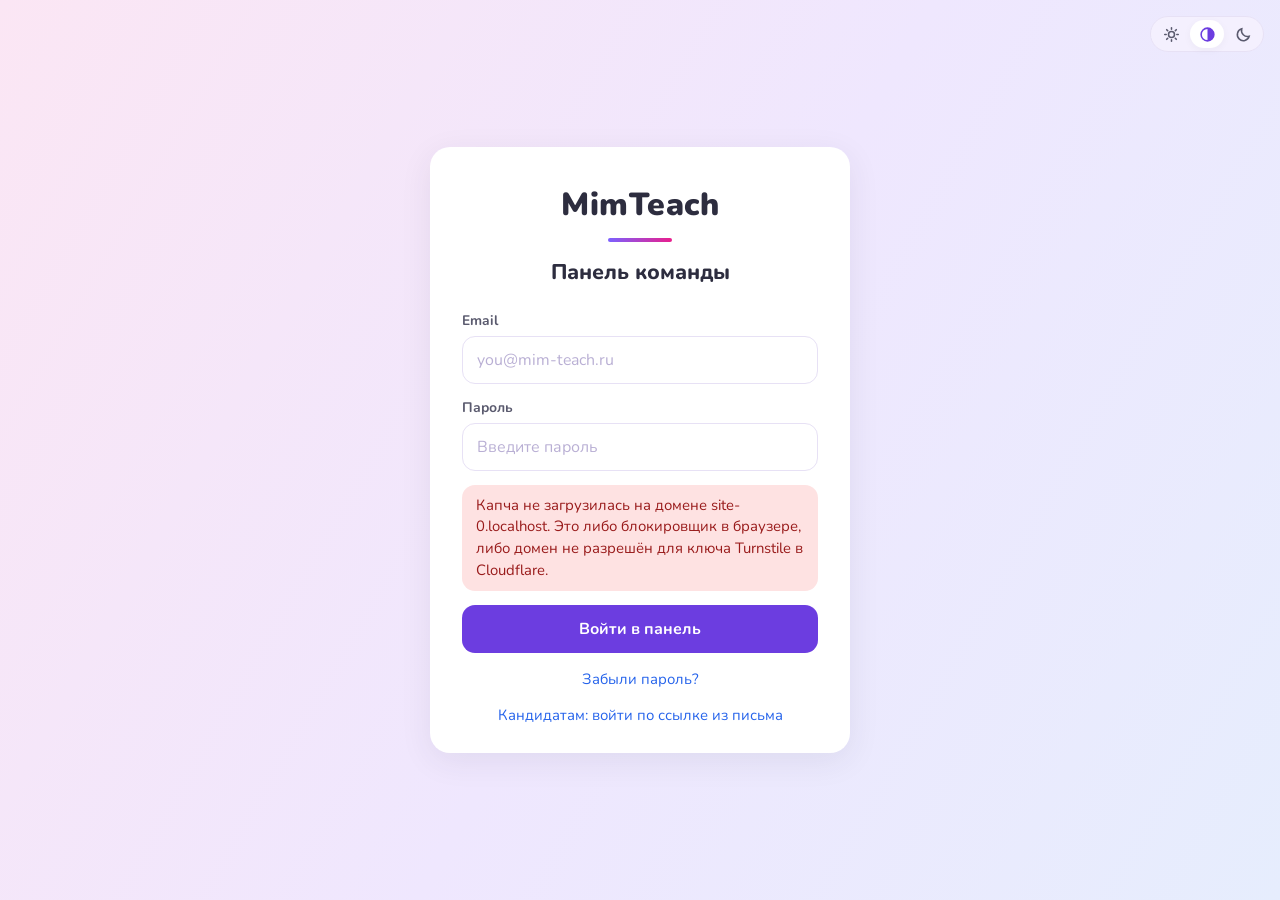
<file: index.html>
<!doctype html>
<html lang="ru">
  <head>
    <meta charset="UTF-8" />
    <meta name="viewport" content="width=device-width, initial-scale=1.0" />
    <!-- 14.10.2026: значок вкладки — синяя «W», как в legacy (index.html:7);
         при переносе его не было, и у вкладки был пустой лист -->
    <link rel="icon" type="image/svg+xml" href="data:image/svg+xml,%3Csvg xmlns='http://www.w3.org/2000/svg' viewBox='0 0 100 100'%3E%3Crect width='100' height='100' rx='22' fill='%232563EB'/%3E%3Ctext x='50' y='72' font-family='Arial,Helvetica,sans-serif' font-size='62' font-weight='bold' fill='white' text-anchor='middle'%3EM%3C/text%3E%3C/svg%3E">
    <title>MimTeach</title>

    <!--
      Тема применяется ДО первой отрисовки и до загрузки бандла. Иначе
      человек с тёмной темой видит вспышку белого на каждой загрузке
      страницы, и никакой React это исправить уже не может: к моменту его
      запуска светлый кадр уже показан.

      Скрипт намеренно синхронный, крошечный и без зависимостей.
      Ключ хранилища продублирован строкой, а не импортирован из
      theme.ts — импорт означал бы модуль, а модуль отложил бы исполнение
      до конца парсинга документа, то есть вернул бы ту же вспышку.
      При расхождении источник истины — THEME_STORAGE_KEY в src/theme/theme.ts.
    -->
    <script>
      try {
        var m = window.localStorage.getItem('wowspeak:theme');
        if (m === 'light' || m === 'dark' || m === 'cute') document.documentElement.setAttribute('data-theme', m);
      } catch (e) {
        /* приватное окно или заблокированные данные сайта — остаёмся на системной теме */
      }
    </script>

    <!-- Шрифты Nunito и Fredoka One — из сборки (src/styles/fonts.ts), не с Google Fonts:
         27.10.2026, проверка персональных данных (адрес посетителя не уходит в Google). -->
    <script type="module" crossorigin src="/assets/index-BrpPTvvb.js"></script>
    <link rel="stylesheet" crossorigin href="/assets/index-Bu8ofF32.css">
  <script defer src="/karty/schedule-link.js"></script>
  </head>
  <body>
    <div id="root"></div>

  </body>
</html>
</file>
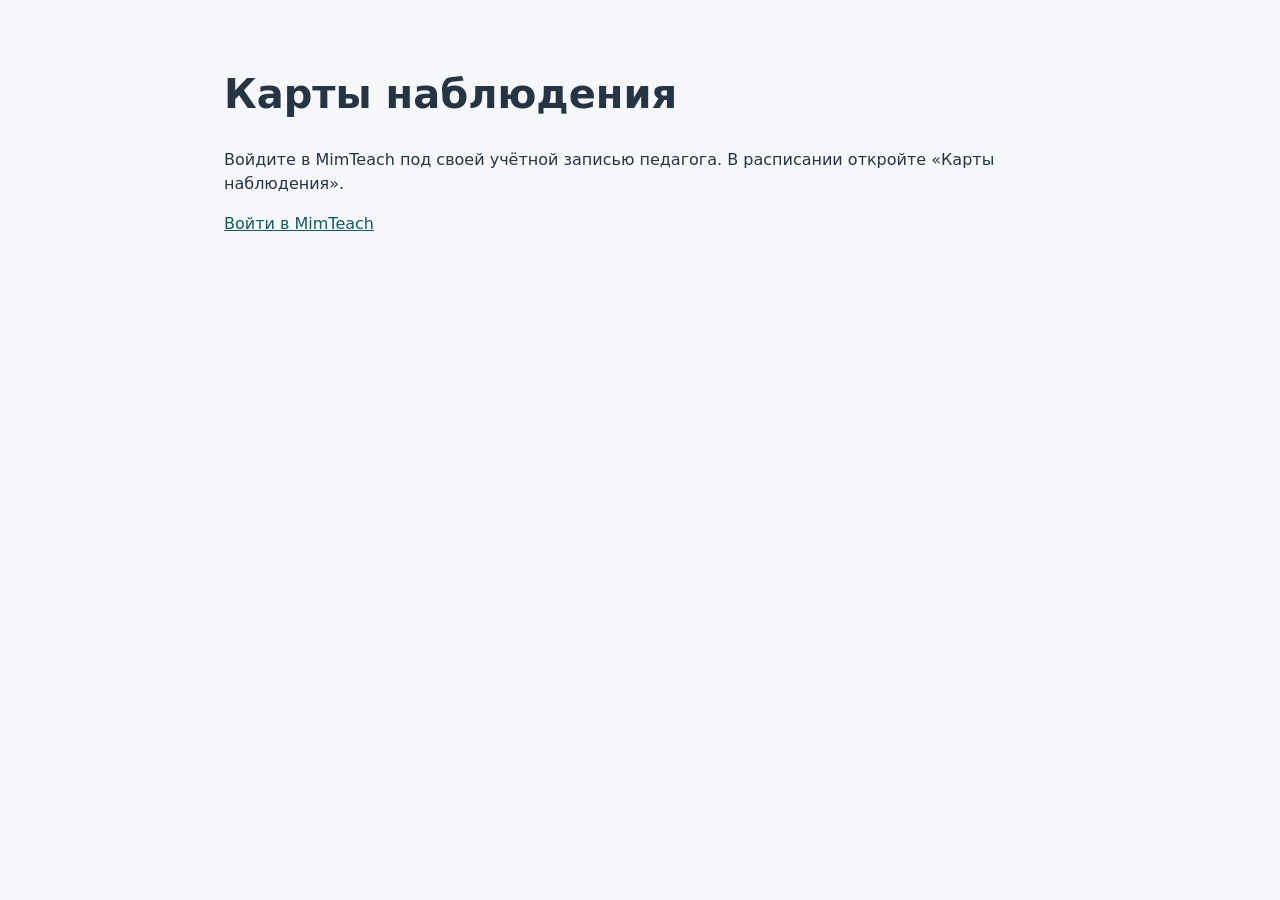
<file: karty/index.html>
<!doctype html>
<html lang="ru"><head><meta charset="utf-8"><meta name="viewport" content="width=device-width,initial-scale=1"><title>Карты наблюдения · MimTeach</title>  <script type="module" crossorigin src="/karty/assets/index-DxW7MWa4.js"></script>
  <link rel="stylesheet" crossorigin href="/karty/assets/index-DOr3wGGO.css">
</head>
<body><main id="cards"><h1>Карты наблюдения</h1><p>Загружаем кабинет педагога…</p></main></body></html>
</file>
<file: assets/index-Bu8ofF32.css>
@font-face{font-family:Nunito;font-style:normal;font-display:swap;font-weight:400;src:url(/assets/nunito-cyrillic-ext-400-normal-CuPM9foi.woff2) format("woff2"),url(/assets/nunito-cyrillic-ext-400-normal-xaE7D4Sw.woff) format("woff");unicode-range:U+0460-052F,U+1C80-1C8A,U+20B4,U+2DE0-2DFF,U+A640-A69F,U+FE2E-FE2F}@font-face{font-family:Nunito;font-style:normal;font-display:swap;font-weight:400;src:url(/assets/nunito-cyrillic-400-normal-xAOo5cBP.woff2) format("woff2"),url(/assets/nunito-cyrillic-400-normal-D1j0u8EH.woff) format("woff");unicode-range:U+0301,U+0400-045F,U+0490-0491,U+04B0-04B1,U+2116}@font-face{font-family:Nunito;font-style:normal;font-display:swap;font-weight:400;src:url(/assets/nunito-vietnamese-400-normal-BHkVbP3T.woff2) format("woff2"),url(/assets/nunito-vietnamese-400-normal-DtOtW02z.woff) format("woff");unicode-range:U+0102-0103,U+0110-0111,U+0128-0129,U+0168-0169,U+01A0-01A1,U+01AF-01B0,U+0300-0301,U+0303-0304,U+0308-0309,U+0323,U+0329,U+1EA0-1EF9,U+20AB}@font-face{font-family:Nunito;font-style:normal;font-display:swap;font-weight:400;src:url(/assets/nunito-latin-ext-400-normal-i-8OOpdj.woff2) format("woff2"),url(/assets/nunito-latin-ext-400-normal-CjMJVfGn.woff) format("woff");unicode-range:U+0100-02BA,U+02BD-02C5,U+02C7-02CC,U+02CE-02D7,U+02DD-02FF,U+0304,U+0308,U+0329,U+1D00-1DBF,U+1E00-1E9F,U+1EF2-1EFF,U+2020,U+20A0-20AB,U+20AD-20C0,U+2113,U+2C60-2C7F,U+A720-A7FF}@font-face{font-family:Nunito;font-style:normal;font-display:swap;font-weight:400;src:url(/assets/nunito-latin-400-normal-r8SDr6Up.woff2) format("woff2"),url(/assets/nunito-latin-400-normal-DKg4f3fz.woff) format("woff");unicode-range:U+0000-00FF,U+0131,U+0152-0153,U+02BB-02BC,U+02C6,U+02DA,U+02DC,U+0304,U+0308,U+0329,U+2000-206F,U+20AC,U+2122,U+2191,U+2193,U+2212,U+2215,U+FEFF,U+FFFD}@font-face{font-family:Nunito;font-style:normal;font-display:swap;font-weight:600;src:url(/assets/nunito-cyrillic-ext-600-normal-CWPPjBOD.woff2) format("woff2"),url(/assets/nunito-cyrillic-ext-600-normal-vnfu4DTE.woff) format("woff");unicode-range:U+0460-052F,U+1C80-1C8A,U+20B4,U+2DE0-2DFF,U+A640-A69F,U+FE2E-FE2F}@font-face{font-family:Nunito;font-style:normal;font-display:swap;font-weight:600;src:url(/assets/nunito-cyrillic-600-normal-DJGQ2h05.woff2) format("woff2"),url(/assets/nunito-cyrillic-600-normal-BUjmtIuu.woff) format("woff");unicode-range:U+0301,U+0400-045F,U+0490-0491,U+04B0-04B1,U+2116}@font-face{font-family:Nunito;font-style:normal;font-display:swap;font-weight:600;src:url(/assets/nunito-vietnamese-600-normal-BY8O6Cug.woff2) format("woff2"),url(/assets/nunito-vietnamese-600-normal-DO1RqFw5.woff) format("woff");unicode-range:U+0102-0103,U+0110-0111,U+0128-0129,U+0168-0169,U+01A0-01A1,U+01AF-01B0,U+0300-0301,U+0303-0304,U+0308-0309,U+0323,U+0329,U+1EA0-1EF9,U+20AB}@font-face{font-family:Nunito;font-style:normal;font-display:swap;font-weight:600;src:url(/assets/nunito-latin-ext-600-normal-Dd9Zuxh1.woff2) format("woff2"),url(/assets/nunito-latin-ext-600-normal-BKUpuB78.woff) format("woff");unicode-range:U+0100-02BA,U+02BD-02C5,U+02C7-02CC,U+02CE-02D7,U+02DD-02FF,U+0304,U+0308,U+0329,U+1D00-1DBF,U+1E00-1E9F,U+1EF2-1EFF,U+2020,U+20A0-20AB,U+20AD-20C0,U+2113,U+2C60-2C7F,U+A720-A7FF}@font-face{font-family:Nunito;font-style:normal;font-display:swap;font-weight:600;src:url(/assets/nunito-latin-600-normal-Br8yIETf.woff2) format("woff2"),url(/assets/nunito-latin-600-normal-Cd0eNu1l.woff) format("woff");unicode-range:U+0000-00FF,U+0131,U+0152-0153,U+02BB-02BC,U+02C6,U+02DA,U+02DC,U+0304,U+0308,U+0329,U+2000-206F,U+20AC,U+2122,U+2191,U+2193,U+2212,U+2215,U+FEFF,U+FFFD}@font-face{font-family:Nunito;font-style:normal;font-display:swap;font-weight:700;src:url(/assets/nunito-cyrillic-ext-700-normal-BuR0mlCG.woff2) format("woff2"),url(/assets/nunito-cyrillic-ext-700-normal-DfoqN4Gs.woff) format("woff");unicode-range:U+0460-052F,U+1C80-1C8A,U+20B4,U+2DE0-2DFF,U+A640-A69F,U+FE2E-FE2F}@font-face{font-family:Nunito;font-style:normal;font-display:swap;font-weight:700;src:url(/assets/nunito-cyrillic-700-normal-DP36NgGt.woff2) format("woff2"),url(/assets/nunito-cyrillic-700-normal-DfHRUDv-.woff) format("woff");unicode-range:U+0301,U+0400-045F,U+0490-0491,U+04B0-04B1,U+2116}@font-face{font-family:Nunito;font-style:normal;font-display:swap;font-weight:700;src:url(/assets/nunito-vietnamese-700-normal-Ch8EUCfz.woff2) format("woff2"),url(/assets/nunito-vietnamese-700-normal-C9SQsXvj.woff) format("woff");unicode-range:U+0102-0103,U+0110-0111,U+0128-0129,U+0168-0169,U+01A0-01A1,U+01AF-01B0,U+0300-0301,U+0303-0304,U+0308-0309,U+0323,U+0329,U+1EA0-1EF9,U+20AB}@font-face{font-family:Nunito;font-style:normal;font-display:swap;font-weight:700;src:url(/assets/nunito-latin-ext-700-normal-BWeMsAzO.woff2) format("woff2"),url(/assets/nunito-latin-ext-700-normal-D4woHhbd.woff) format("woff");unicode-range:U+0100-02BA,U+02BD-02C5,U+02C7-02CC,U+02CE-02D7,U+02DD-02FF,U+0304,U+0308,U+0329,U+1D00-1DBF,U+1E00-1E9F,U+1EF2-1EFF,U+2020,U+20A0-20AB,U+20AD-20C0,U+2113,U+2C60-2C7F,U+A720-A7FF}@font-face{font-family:Nunito;font-style:normal;font-display:swap;font-weight:700;src:url(/assets/nunito-latin-700-normal-Dort48En.woff2) format("woff2"),url(/assets/nunito-latin-700-normal-OcDqTBcA.woff) format("woff");unicode-range:U+0000-00FF,U+0131,U+0152-0153,U+02BB-02BC,U+02C6,U+02DA,U+02DC,U+0304,U+0308,U+0329,U+2000-206F,U+20AC,U+2122,U+2191,U+2193,U+2212,U+2215,U+FEFF,U+FFFD}@font-face{font-family:Nunito;font-style:normal;font-display:swap;font-weight:800;src:url(/assets/nunito-cyrillic-ext-800-normal-B-cvGohL.woff2) format("woff2"),url(/assets/nunito-cyrillic-ext-800-normal-pjRatrRO.woff) format("woff");unicode-range:U+0460-052F,U+1C80-1C8A,U+20B4,U+2DE0-2DFF,U+A640-A69F,U+FE2E-FE2F}@font-face{font-family:Nunito;font-style:normal;font-display:swap;font-weight:800;src:url(/assets/nunito-cyrillic-800-normal-D3igD7Kl.woff2) format("woff2"),url(/assets/nunito-cyrillic-800-normal-DymMgApb.woff) format("woff");unicode-range:U+0301,U+0400-045F,U+0490-0491,U+04B0-04B1,U+2116}@font-face{font-family:Nunito;font-style:normal;font-display:swap;font-weight:800;src:url(/assets/nunito-vietnamese-800-normal-D_CZYdm9.woff2) format("woff2"),url(/assets/nunito-vietnamese-800-normal-Dz0hZPb5.woff) format("woff");unicode-range:U+0102-0103,U+0110-0111,U+0128-0129,U+0168-0169,U+01A0-01A1,U+01AF-01B0,U+0300-0301,U+0303-0304,U+0308-0309,U+0323,U+0329,U+1EA0-1EF9,U+20AB}@font-face{font-family:Nunito;font-style:normal;font-display:swap;font-weight:800;src:url(/assets/nunito-latin-ext-800-normal-CtU8tJOV.woff2) format("woff2"),url(/assets/nunito-latin-ext-800-normal-CDcxIxx8.woff) format("woff");unicode-range:U+0100-02BA,U+02BD-02C5,U+02C7-02CC,U+02CE-02D7,U+02DD-02FF,U+0304,U+0308,U+0329,U+1D00-1DBF,U+1E00-1E9F,U+1EF2-1EFF,U+2020,U+20A0-20AB,U+20AD-20C0,U+2113,U+2C60-2C7F,U+A720-A7FF}@font-face{font-family:Nunito;font-style:normal;font-display:swap;font-weight:800;src:url(/assets/nunito-latin-800-normal-Dz8SOQK_.woff2) format("woff2"),url(/assets/nunito-latin-800-normal-D-J0wlBY.woff) format("woff");unicode-range:U+0000-00FF,U+0131,U+0152-0153,U+02BB-02BC,U+02C6,U+02DA,U+02DC,U+0304,U+0308,U+0329,U+2000-206F,U+20AC,U+2122,U+2191,U+2193,U+2212,U+2215,U+FEFF,U+FFFD}@font-face{font-family:Nunito;font-style:normal;font-display:swap;font-weight:900;src:url(/assets/nunito-cyrillic-ext-900-normal-BLeVovcl.woff2) format("woff2"),url(/assets/nunito-cyrillic-ext-900-normal-DKFql_-q.woff) format("woff");unicode-range:U+0460-052F,U+1C80-1C8A,U+20B4,U+2DE0-2DFF,U+A640-A69F,U+FE2E-FE2F}@font-face{font-family:Nunito;font-style:normal;font-display:swap;font-weight:900;src:url(/assets/nunito-cyrillic-900-normal-CWPcV0_V.woff2) format("woff2"),url(/assets/nunito-cyrillic-900-normal-Dr1fjxoU.woff) format("woff");unicode-range:U+0301,U+0400-045F,U+0490-0491,U+04B0-04B1,U+2116}@font-face{font-family:Nunito;font-style:normal;font-display:swap;font-weight:900;src:url(/assets/nunito-vietnamese-900-normal-D6LWQAy_.woff2) format("woff2"),url(/assets/nunito-vietnamese-900-normal-WV2-fBew.woff) format("woff");unicode-range:U+0102-0103,U+0110-0111,U+0128-0129,U+0168-0169,U+01A0-01A1,U+01AF-01B0,U+0300-0301,U+0303-0304,U+0308-0309,U+0323,U+0329,U+1EA0-1EF9,U+20AB}@font-face{font-family:Nunito;font-style:normal;font-display:swap;font-weight:900;src:url(/assets/nunito-latin-ext-900-normal-Dllsvgjo.woff2) format("woff2"),url(/assets/nunito-latin-ext-900-normal-CTBZd6bf.woff) format("woff");unicode-range:U+0100-02BA,U+02BD-02C5,U+02C7-02CC,U+02CE-02D7,U+02DD-02FF,U+0304,U+0308,U+0329,U+1D00-1DBF,U+1E00-1E9F,U+1EF2-1EFF,U+2020,U+20A0-20AB,U+20AD-20C0,U+2113,U+2C60-2C7F,U+A720-A7FF}@font-face{font-family:Nunito;font-style:normal;font-display:swap;font-weight:900;src:url(/assets/nunito-latin-900-normal-BVB1fGs6.woff2) format("woff2"),url(/assets/nunito-latin-900-normal-CVn49sIn.woff) format("woff");unicode-range:U+0000-00FF,U+0131,U+0152-0153,U+02BB-02BC,U+02C6,U+02DA,U+02DC,U+0304,U+0308,U+0329,U+2000-206F,U+20AC,U+2122,U+2191,U+2193,U+2212,U+2215,U+FEFF,U+FFFD}@font-face{font-family:Fredoka One;font-style:normal;font-display:var(--fontsource-display, swap);font-weight:400;src:url(/assets/fredoka-one-latin-400-normal-CqP-Tvqc.woff2) format("woff2"),url(./files/fredoka-one-all-400-normal.woff) format("woff");unicode-range:U+0000-00FF,U+0131,U+0152-0153,U+02BB-02BC,U+02C6,U+02DA,U+02DC,U+2000-206F,U+2074,U+20AC,U+2122,U+2191,U+2193,U+2212,U+2215,U+FEFF,U+FFFD}:root{--brand-pink: #e91e8c;--brand-purple: #7b61ff;--brand-violet: #6c3de0;--brand-green: #2ecc71;--brand-yellow: #f9c74f;--brand-orange: #ff8c42;--brand-ink: #2d2d3f;--surface-app: #f7f5fc;--surface-public: #e8f0fe;--surface-card: #ffffff;--surface-sunken: #faf8ff;--surface-control: #f4f0fe;--surface-pill: #f0ecff;--surface-hero: linear-gradient(120deg, #fbe6f4, #efe7fe);--surface-hero-wide: linear-gradient(120deg, #fbe6f4 0%, #efe7fe 52%, #e6edfd 100%);--text-strong: #2d2d3f;--text-muted: #5a5a6e;--icon-chevron: url("data:image/svg+xml,%3Csvg xmlns='http://www.w3.org/2000/svg' width='12' height='8' viewBox='0 0 12 8' fill='none'%3E%3Cpath d='M1.5 1.5 6 6l4.5-4.5' stroke='%235a5a6e' stroke-width='1.7' stroke-linecap='round' stroke-linejoin='round'/%3E%3C/svg%3E");--chart-1: #2a78d6;--chart-2: #eb6834;--chart-3: #1baf7a;--chart-4: #eda100;--chart-5: #e87ba4;--chart-zone-red: #d03b3b;--chart-zone-yellow: #ec835a;--chart-zone-light: #6da7ec;--chart-zone-green: #256abf;--text-faint: #b9afd4;--text-on-accent: #ffffff;--line: #e7e1f5;--line-soft: #f2eefa;--line-control: #d9cff5;--accent: #e91e8c;--accent-secondary: #7b61ff;--accent-action: #6c3de0;--accent-action-bg: #6c3de0;--accent-action-text: #ffffff;--accent-positive: #2ecc71;--accent-info: #0ea5e9;--accent-link: #2563eb;--state-positive-bg: #e7f9ef;--state-positive-text: #0f7a3f;--state-warning-bg: #fff6e8;--state-warning-text: #92400e;--state-warning-text-soft: #a16207;--state-warning-line: #f9c74f;--state-attention-bg: #fdecf5;--state-attention-text: #c2156f;--state-star-bg: #fef6e0;--state-star-text: #8a6414;--state-danger-bg: #fee2e2;--state-danger-text: #991b1b;--shadow-card: 0 8px 32px rgba(45, 45, 63, .08);--shadow-raised: 0 4px 18px rgba(45, 45, 63, .06);--shadow-subtle: 0 2px 8px rgba(45, 45, 63, .04);--radius-card: 20px;--radius-block: 18px;--radius-control: 13px;--radius-pill: 20px;--radius-avatar: 28px;--font-body: "Nunito", system-ui, -apple-system, "Segoe UI", sans-serif;color-scheme:light}@media (prefers-color-scheme: dark){:root:not([data-theme=light]):not([data-theme=cute]){--surface-app: #17141f;--surface-public: #1b2138;--surface-card: #221e2e;--surface-sunken: #2a2438;--surface-control: #332a45;--surface-pill: #332a45;--surface-hero: linear-gradient(120deg, #3a2140, #2a2348);--surface-hero-wide: linear-gradient(120deg, #2e1b33 0%, #241f3c 52%, #1b2138 100%);--text-strong: #f5f2fa;--text-muted: #a79fb8;--icon-chevron: url("data:image/svg+xml,%3Csvg xmlns='http://www.w3.org/2000/svg' width='12' height='8' viewBox='0 0 12 8' fill='none'%3E%3Cpath d='M1.5 1.5 6 6l4.5-4.5' stroke='%23a79fb8' stroke-width='1.7' stroke-linecap='round' stroke-linejoin='round'/%3E%3C/svg%3E");--chart-1: #3987e5;--chart-2: #d95926;--chart-3: #199e70;--chart-4: #c98500;--chart-5: #d55181;--chart-zone-red: #b0363a;--chart-zone-yellow: #dd7060;--chart-zone-light: #4f93e6;--chart-zone-green: #2c5fb0;--text-faint: #6f6685;--line: #3a3248;--line-soft: #332b47;--line-control: #453b5c;--accent: #ff4fa8;--accent-secondary: #9b85ff;--accent-action: #9b85ff;--accent-action-bg: #6c3de0;--accent-action-text: #ffffff;--accent-positive: #3edd82;--accent-info: #38bdf8;--accent-link: #5b93f5;--state-positive-bg: #16351f;--state-positive-text: #5fd98d;--state-warning-bg: #3a2c16;--state-warning-text: #fbbf24;--state-warning-text-soft: #e8b54a;--state-attention-bg: #3a1c2e;--state-attention-text: #ff4fa8;--state-star-bg: #3a300f;--state-star-text: #e8b54a;--state-danger-bg: #3a1a1a;--state-danger-text: #ef6b6b;--shadow-card: 0 8px 32px rgba(0, 0, 0, .45);--shadow-raised: 0 4px 18px rgba(0, 0, 0, .38);--shadow-subtle: 0 2px 8px rgba(0, 0, 0, .32);color-scheme:dark}}:root[data-theme=dark]{--surface-app: #17141f;--surface-public: #1b2138;--surface-card: #221e2e;--surface-sunken: #2a2438;--surface-control: #332a45;--surface-pill: #332a45;--surface-hero: linear-gradient(120deg, #3a2140, #2a2348);--surface-hero-wide: linear-gradient(120deg, #2e1b33 0%, #241f3c 52%, #1b2138 100%);--text-strong: #f5f2fa;--text-muted: #a79fb8;--icon-chevron: url("data:image/svg+xml,%3Csvg xmlns='http://www.w3.org/2000/svg' width='12' height='8' viewBox='0 0 12 8' fill='none'%3E%3Cpath d='M1.5 1.5 6 6l4.5-4.5' stroke='%23a79fb8' stroke-width='1.7' stroke-linecap='round' stroke-linejoin='round'/%3E%3C/svg%3E");--chart-1: #3987e5;--chart-2: #d95926;--chart-3: #199e70;--chart-4: #c98500;--chart-5: #d55181;--chart-zone-red: #b0363a;--chart-zone-yellow: #dd7060;--chart-zone-light: #4f93e6;--chart-zone-green: #2c5fb0;--text-faint: #6f6685;--line: #3a3248;--line-soft: #332b47;--line-control: #453b5c;--accent: #ff4fa8;--accent-secondary: #9b85ff;--accent-action: #9b85ff;--accent-action-bg: #6c3de0;--accent-action-text: #ffffff;--accent-positive: #3edd82;--accent-info: #38bdf8;--accent-link: #5b93f5;--state-positive-bg: #16351f;--state-positive-text: #5fd98d;--state-warning-bg: #3a2c16;--state-warning-text: #fbbf24;--state-warning-text-soft: #e8b54a;--state-attention-bg: #3a1c2e;--state-attention-text: #ff4fa8;--state-star-bg: #3a300f;--state-star-text: #e8b54a;--state-danger-bg: #3a1a1a;--state-danger-text: #ef6b6b;--shadow-card: 0 8px 32px rgba(0, 0, 0, .45);--shadow-raised: 0 4px 18px rgba(0, 0, 0, .38);--shadow-subtle: 0 2px 8px rgba(0, 0, 0, .32);color-scheme:dark}:root[data-theme=cute]{--surface-app: #fff0f7;--surface-public: #ffeaf4;--surface-card: #ffffff;--surface-sunken: #fff6fb;--surface-control: #ffe6f2;--surface-pill: #ffe0ef;--surface-hero: linear-gradient(120deg, #ffd3ea, #f3defe);--surface-hero-wide: linear-gradient(120deg, #ffd3ea 0%, #f9dcf6 52%, #eedffe 100%);--text-strong: #4a1f3f;--text-muted: #7d4a6f;--icon-chevron: url("data:image/svg+xml,%3Csvg xmlns='http://www.w3.org/2000/svg' width='12' height='8' viewBox='0 0 12 8' fill='none'%3E%3Cpath d='M1.5 1.5 6 6l4.5-4.5' stroke='%237d4a6f' stroke-width='1.7' stroke-linecap='round' stroke-linejoin='round'/%3E%3C/svg%3E");--text-faint: #e3a9c9;--line: #f8d3e6;--line-soft: #fde7f2;--line-control: #f2bcd9;--accent: #e91e8c;--accent-secondary: #ff6fb5;--accent-action: #b8136b;--accent-action-bg: #d6127a;--accent-action-text: #ffffff;--state-attention-bg: #ffe3f1;--state-attention-text: #b0125f;--shadow-card: 0 8px 32px rgba(233, 30, 140, .1);--shadow-raised: 0 4px 18px rgba(233, 30, 140, .08);--shadow-subtle: 0 2px 8px rgba(233, 30, 140, .06);color-scheme:light}:root{--grade-basic: linear-gradient(135deg, #0ea5e9, #0284c7);--grade-expert: linear-gradient(135deg, #10b981, #059669);--grade-pro: linear-gradient(135deg, #6c3de0, #8b5cf6);--grade-mvu: linear-gradient(135deg, #0ea5e9, #2563eb);--grade-laoshi-master: linear-gradient(135deg, #dc2626, #991b1b);--grade-laoshi-young: linear-gradient(135deg, #f97316, #c2410c);--grade-other: linear-gradient(135deg, #64748b, #334155);--grade-basic-flat: #0ea5e9;--grade-expert-flat: #10b981;--grade-pro-flat: #6c3de0;--grade-mvu-flat: #2563eb;--grade-laoshi-master-flat: #991b1b;--grade-laoshi-young-flat: #c2410c;--grade-other-flat: #475569}:root{--club-speaking-bg: #dbeafe;--club-speaking-line: #3b82f6;--club-speaking-text: #1e40af;--club-reading-bg: #fef3c7;--club-reading-line: #f59e0b;--club-reading-text: #92400e;--club-master-bg: #fce7f3;--club-master-line: #ec4899;--club-master-text: #9d174d;--club-webinar-bg: #dcfce7;--club-webinar-line: #22c55e;--club-webinar-text: #166534;--club-gaming-bg: #ede9fe;--club-gaming-line: #7c3aed;--club-gaming-text: #5b21b6;--club-other-bg: #f1f5f9;--club-other-line: #94a3b8;--club-other-text: #475569}@media (prefers-color-scheme: dark){:root:not([data-theme=light]):not([data-theme=cute]){--club-speaking-bg: #16233d;--club-speaking-line: #5b93f5;--club-speaking-text: #9dc2fa;--club-reading-bg: #33270f;--club-reading-line: #f59e0b;--club-reading-text: #f2c464;--club-master-bg: #351427;--club-master-line: #ec4899;--club-master-text: #f49ac4;--club-webinar-bg: #123123;--club-webinar-line: #3edd82;--club-webinar-text: #7be3a6;--club-gaming-bg: #241a3d;--club-gaming-line: #9b85ff;--club-gaming-text: #bfa8ff;--club-other-bg: #262a33;--club-other-line: #8b96a8;--club-other-text: #a8b2c2}}:root[data-theme=dark]{--club-speaking-bg: #16233d;--club-speaking-line: #5b93f5;--club-speaking-text: #9dc2fa;--club-reading-bg: #33270f;--club-reading-line: #f59e0b;--club-reading-text: #f2c464;--club-master-bg: #351427;--club-master-line: #ec4899;--club-master-text: #f49ac4;--club-webinar-bg: #123123;--club-webinar-line: #3edd82;--club-webinar-text: #7be3a6;--club-gaming-bg: #241a3d;--club-gaming-line: #9b85ff;--club-gaming-text: #bfa8ff;--club-other-bg: #262a33;--club-other-line: #8b96a8;--club-other-text: #a8b2c2}:root{--primary: #6c3de0;--primary-light: #8b5cf6;--primary-dark: #5b21b6;--secondary: #0ea5e9;--success: #10b981;--warning: #f59e0b;--error: #ef4444;--text-primary: #1f2937;--text-secondary: #6b7280;--bg-primary: #ffffff;--bg-secondary: #f9fafb;--bg-tertiary: #f3f4f6;--border: #e5e7eb;--border-light: #f3f4f6;--shadow-sm: 0 1px 2px 0 rgb(0 0 0 / .05);--shadow-md: 0 4px 6px -1px rgb(0 0 0 / .1), 0 2px 4px -2px rgb(0 0 0 / .1);--shadow-lg: 0 10px 15px -3px rgb(0 0 0 / .1), 0 4px 6px -4px rgb(0 0 0 / .1);--gradient-primary: linear-gradient(135deg, var(--primary), var(--primary-light));--gradient-secondary: linear-gradient(135deg, var(--secondary), #0284c7);--gradient-success: linear-gradient(135deg, var(--success), #059669);--gradient-warning: linear-gradient(135deg, var(--warning), #d97706);--gradient-cool: linear-gradient(135deg, #0ea5e9, #3b82f6);--gradient-warm: linear-gradient(135deg, #f59e0b, #f97316);--pink: #e91e8c;--blue-bg: #e8f0fe;--purple: #7b61ff;--purple-light: #f0ecff;--green: #2ecc71;--green-light: #eafaf1;--yellow: #f9c74f;--yellow-light: #fff8e1;--orange: #ff8c42;--gray-text: #5a5a6e;--dark: #2d2d3f;--white: #ffffff;--card-shadow: 0 8px 32px rgba(0, 0, 0, .08);--radius: 20px;--sidebar-bg: #fffbf2;--sidebar-text: #2d2d3f;--sidebar-muted: #5a5a6e;--sidebar-border: #f0ecff}*{box-sizing:border-box}html{font-size:106.25%;scroll-behavior:smooth}@media (prefers-reduced-motion: reduce){html{scroll-behavior:auto}*,*:before,*:after{animation-duration:.01ms!important;animation-iteration-count:1!important;transition-duration:.01ms!important}}body{margin:0;font-family:var(--font-body);background:var(--surface-app);color:var(--text-strong);-webkit-font-smoothing:antialiased;-moz-osx-font-smoothing:grayscale}img{max-width:100%}select[class]{-moz-appearance:none;appearance:none;-webkit-appearance:none;padding-right:28px;background-image:var(--icon-chevron);background-repeat:no-repeat;background-position:right 10px center}select[class][size]:not([size="1"]),select[class][multiple]{padding-right:10px;background-image:none}:focus-visible{outline:2px solid var(--accent-secondary);outline-offset:2px}::selection{background:var(--surface-pill);color:var(--text-strong)}
</file>
<file: karty/assets/index-DOr3wGGO.css>
.obs-entry,.obs-editor,.obs-topic,.obs-visit{display:grid;gap:12px;min-width:0}.obs-editor{box-sizing:border-box;margin:0;width:100%;padding:16px;border:1px solid var(--line-control);border-radius:16px;background:var(--surface-card);color:var(--text-strong)}.obs-editor legend,.obs-editor h3{font-weight:800}.obs-editor legend{padding-inline:6px}.obs-editor h3,.obs-editor p,.obs-status{margin:0}.obs-editor .obs-period,.obs-editor small{color:var(--text-muted)}.obs-editor label{display:grid;gap:5px}.obs-editor input,.obs-editor textarea,.obs-editor select{box-sizing:border-box;min-width:0;max-width:100%;width:100%;padding:8px 10px;border:1px solid var(--line-control);border-radius:8px;background-color:var(--surface-card);color:var(--text-strong);font:inherit}.obs-editor textarea{min-height:64px;resize:vertical}.obs-editor button,.obs-trigger{justify-self:start;cursor:pointer;padding:8px 12px;border:1px solid var(--line-control);border-radius:10px;background:var(--surface-card);color:var(--text-strong);font:inherit}.obs-editor button:disabled,.obs-editor:disabled button{cursor:default;opacity:.65}.obs-entry .obs-trigger,.obs-editor .obs-trigger{background:var(--accent-action-bg);color:var(--accent-action-text);border-color:transparent}.obs-status{color:var(--state-positive-text);font-weight:700}.obs-visit{gap:10px;padding:12px;border:1px solid var(--line);border-radius:12px;background:var(--surface-sunken)}.obs-row{padding-block:4px}.obs-editor .obs-confirm{display:flex;align-items:baseline;gap:8px}.obs-editor input[type=checkbox]{width:auto}.obs-editor [role=alert]{color:var(--state-danger-text);font-weight:700}.obs-actions{display:flex;flex-wrap:wrap;gap:8px}:root{font-family:Nunito,system-ui,sans-serif;color:#253544;background:#f5f7fa;--line:#d8e1e6;--line-control:#a6b7c1;--surface-sunken:#f5f8fa;--surface-card:white;--text-strong:#233441;--text-muted:#516575;--state-danger-text:#a22f29;--state-positive-text:#156644;--accent-action-bg:#126d68;--accent-action-text:white}body{margin:0}main{max-width:52rem;margin:0 auto;padding:clamp(16px,5vw,40px);line-height:1.5}main>a{color:#135b64}h1{margin:.6em 0;font-size:clamp(1.75rem,5vw,2.5rem)}h2{font-size:1.25em;margin:0}article{background:#fff;border:1px solid var(--line);border-radius:1rem;padding:clamp(12px,3vw,24px);margin:1rem 0}article>p{color:var(--text-muted);margin:.25rem 0 1rem}.period{display:flex;gap:.6rem;align-items:center;flex-wrap:wrap}.period button,.period input{font:inherit;padding:.4rem .6rem;background:#fff;border:1px solid var(--line-control);border-radius:.55rem}button{cursor:pointer}:focus-visible{outline:3px solid #167d89;outline-offset:2px}
</file>
